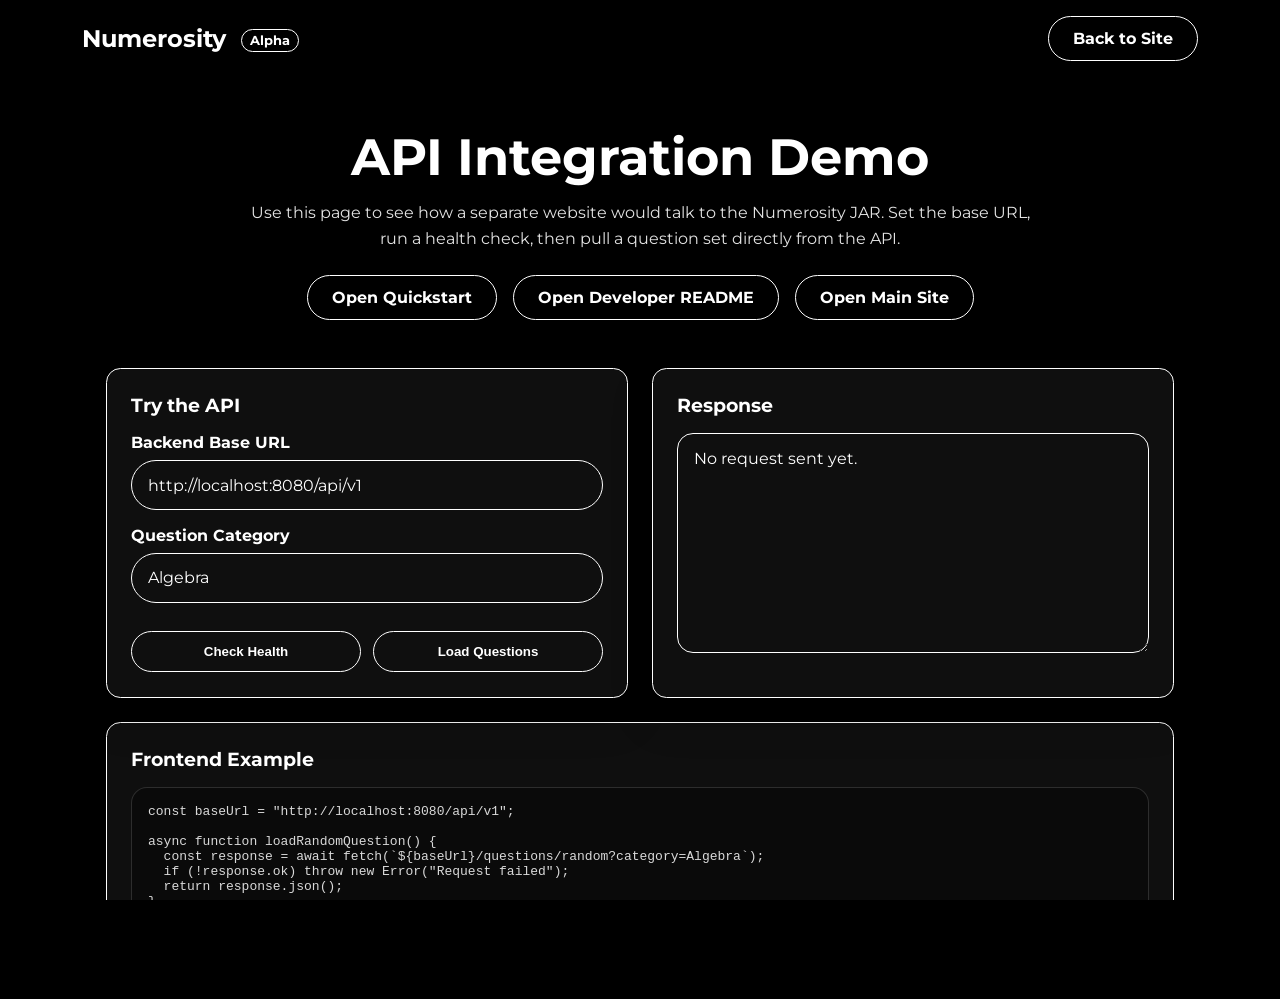
<file: server/website/demo.html>
<!DOCTYPE html>
<html lang="en">
<head>
  <meta charset="UTF-8" />
  <meta name="viewport" content="width=device-width, initial-scale=1.0" />
  <title>Numerosity API Demo</title>
  <link href="https://fonts.googleapis.com/css2?family=Montserrat:wght@400;700&display=swap" rel="stylesheet">
  <link rel="stylesheet" href="styles.css">
  <style>
    .demo-shell {
      position: relative;
      z-index: 2;
      max-width: 1100px;
      margin: 0 auto;
      padding: 1rem 1rem 3rem;
    }
    .demo-hero {
      text-align: center;
      padding: 2rem 0 1rem;
    }
    .demo-hero h1 {
      font-size: clamp(2rem, 4vw, 3.5rem);
      margin-bottom: 0.75rem;
    }
    .demo-hero p {
      max-width: 780px;
      margin: 0 auto;
      color: #e3e3e3;
      line-height: 1.6;
    }
    .demo-grid {
      display: grid;
      grid-template-columns: repeat(auto-fit, minmax(280px, 1fr));
      gap: 1.5rem;
      margin-top: 2rem;
    }
    .demo-card {
      background: rgba(17, 17, 17, 0.92);
      border: 1px solid #fff;
      border-radius: 0.9rem;
      padding: 1.5rem;
      box-shadow: 0 20px 40px rgba(0, 0, 0, 0.22);
    }
    .demo-card h2 {
      margin-bottom: 1rem;
      font-size: 1.2rem;
    }
    .demo-card label {
      display: block;
      font-weight: 700;
      margin-bottom: 0.5rem;
    }
    .demo-card input, .demo-card textarea {
      width: 100%;
      margin-bottom: 1rem;
      border-radius: 9999px;
      border: 1px solid #fff;
      background: transparent;
      color: #fff;
      padding: 0.9rem 1rem;
      font: inherit;
    }
    .demo-card textarea {
      min-height: 220px;
      border-radius: 16px;
      resize: vertical;
      white-space: pre-wrap;
    }
    .demo-actions {
      display: flex;
      gap: 0.75rem;
      flex-wrap: wrap;
      margin-top: 0.75rem;
    }
    .demo-actions .btn {
      flex: 1 1 180px;
      text-align: center;
    }
    .demo-links {
      display: flex;
      justify-content: center;
      gap: 1rem;
      flex-wrap: wrap;
      margin-top: 1.5rem;
    }
    .code {
      background: #0a0a0a;
      border: 1px solid rgba(255,255,255,0.14);
      border-radius: 16px;
      padding: 1rem;
      overflow-x: auto;
      color: #d9d9d9;
    }
  </style>
</head>
<body>
  <div class="blob-container">
    <div class="blob"></div>
    <div class="blob"></div>
    <div class="blob"></div>
    <div class="blob"></div>
  </div>

  <nav>
    <h1>Numerosity <span class="alpha">Alpha</span></h1>
    <a href="index.html" class="btn">Back to Site</a>
  </nav>

  <main class="demo-shell">
    <section class="demo-hero">
      <h1>API Integration Demo</h1>
      <p>Use this page to see how a separate website would talk to the Numerosity JAR. Set the base URL, run a health check, then pull a question set directly from the API.</p>
      <div class="demo-links">
        <a href="README.quickstart.md" class="btn">Open Quickstart</a>
        <a href="README.dev.md" class="btn">Open Developer README</a>
        <a href="index.html" class="btn">Open Main Site</a>
      </div>
    </section>

    <section class="demo-grid">
      <article class="demo-card">
        <h2>Try the API</h2>
        <label for="baseUrl">Backend Base URL</label>
        <input id="baseUrl" value="http://localhost:8080/api/v1" />

        <label for="category">Question Category</label>
        <input id="category" value="Algebra" />

        <div class="demo-actions">
          <button id="healthBtn" class="btn" type="button">Check Health</button>
          <button id="questionBtn" class="btn" type="button">Load Questions</button>
        </div>
      </article>

      <article class="demo-card">
        <h2>Response</h2>
        <textarea id="result" readonly>No request sent yet.</textarea>
      </article>
    </section>

    <section class="demo-card" style="margin-top: 1.5rem;">
      <h2>Frontend Example</h2>
      <pre class="code"><code>const baseUrl = "http://localhost:8080/api/v1";

async function loadRandomQuestion() {
  const response = await fetch(`${baseUrl}/questions/random?category=Algebra`);
  if (!response.ok) throw new Error("Request failed");
  return response.json();
}</code></pre>
    </section>
  </main>

  <script>
    const baseUrlInput = document.getElementById('baseUrl');
    const categoryInput = document.getElementById('category');
    const result = document.getElementById('result');

    function write(value) {
      result.value = typeof value === 'string' ? value : JSON.stringify(value, null, 2);
    }

    document.getElementById('healthBtn').addEventListener('click', async () => {
      write('Loading health check...');
      try {
        const response = await fetch(`${baseUrlInput.value}/health`);
        write(await response.json());
      } catch (error) {
        write(`Health check failed: ${error.message}`);
      }
    });

    document.getElementById('questionBtn').addEventListener('click', async () => {
      write('Loading questions...');
      try {
        const response = await fetch(`${baseUrlInput.value}/questions/category/${encodeURIComponent(categoryInput.value)}`);
        write(await response.json());
      } catch (error) {
        write(`Question request failed: ${error.message}`);
      }
    });
  </script>
</body>
</html>
</file>
<file: server/website/styles.css>
/* Monotone Dot-Matrix Background */
body, html {
    margin: 0;
    padding: 0;
    height: 100%;
    width: 100%;
    font-family: 'Montserrat', sans-serif;
    background-color: #000;
    color: #fff;
    overflow-x: hidden;
  }
  
 /* Taken form AttendanceX Page */
* {
  margin: 0;
  padding: 0;
  box-sizing: border-box;
}

.container {
  max-width: 800px;
  margin: 0 auto;
  padding: 2rem;
}
  /* Navbar */
  nav {
    position: relative;
    z-index: 2;
    display: flex;
    justify-content: space-between;
    align-items: center;
    padding: 1rem 2rem;
    max-width: 1180px;
    margin: 0 auto;
  }
  nav h1 {
    margin: 0;
    font-size: 1.5rem;
    font-weight: 700;
  }
  .toggle {
    position: relative;
    width: 40px;
    height: 20px;
  }
  .toggle input { display: none; }
  .slider {
    position: absolute;
    inset: 0;
    background: #fff;
    border-radius: 20px;
    cursor: pointer;
    transition: 0.3s;
  }
  .slider:before {
    content: '';
    position: absolute;
    width: 16px;
    height: 16px;
    top: 2px;
    left: 2px;
    background: #000;
    border-radius: 50%;
    transition: 0.3s;
  }
  input:checked + .slider {
    background: #fff;
  }
  input:checked + .slider:before {
    transform: translateX(20px);
  }
  /* Hero */
  .hero {
    position: relative;
    text-align: center;
    padding: 4rem 1rem 2rem;
    z-index: 2;
    max-width: 980px;
    margin: 0 auto;
  }
  .hero h2 {
    font-size: 2.5rem;
    margin: 0.5rem 0;
  }
  .hero p {
    font-size: 1rem;
    margin-bottom: 1.5rem;
  }
  .btn {
    display: inline-block;
    background: transparent;
    color: #fff;
    padding: 0.75rem 1.5rem;
    border-radius: 9999px;
    text-decoration: none;
    font-weight: 700;
    border: 1px solid #fff;
    transition: all 0.2s;
    cursor: pointer;
  }
  .btn:hover {
    background: #fff;
    color: #000;
    transform: scale(1.05);
  }
  .hero-actions, .buttons {
    display: flex;
    gap: 1rem;
    justify-content: center;
    flex-wrap: wrap;
    margin: 2rem 0;
  }
  /* Feature Cards */
  .features {
    display: grid;
    grid-template-columns: repeat(auto-fit, minmax(220px, 1fr));
    gap: 1.5rem;
    padding: 2rem;
    z-index: 2;
    max-width: 1100px;
    margin: 0 auto;
  }
  .feature-card {
    background: #111;
    border: 1px solid #fff;
    padding: 1.5rem;
    border-radius: 0.75rem;
    text-align: center;
    transition: background 0.2s, transform 0.2s;
  }
  .feature-card:hover {
    background: #222;
    transform: translateY(-5px);
  }
  .feature-card h3 {
    margin-bottom: 0.5rem;
    font-size: 1.25rem;
  }
  /* Social Buttons */
  .social {
    display: flex;
    justify-content: center;
    gap: 1rem;
    padding: 2rem 0;
    z-index: 2;
  }
  .alpha {
    font-size: 0.8rem;
    padding: 0.2rem 0.5rem;
    border: 1px solid #fff;
    border-radius: 9999px;
    margin-left: 0.5rem;
    vertical-align: middle;
  }
  .dot-btn {
    width: 48px;
    height: 48px;
    display: flex;
    align-items: center;
    justify-content: center;
    background: transparent;
    border: 2px solid #fff;
    border-radius: 50%;
    transition: all 0.2s;
  }
  .dot-btn:hover {
    background: #fff;
    transform: scale(1.1);
  }
  .dot-btn:hover svg {
    stroke: #000;
  }
  .dot-btn svg {
    width: 24px;
    height: 24px;
    stroke: #fff;
    transition: stroke 0.2s;
  }
  /* Footer */
  footer {
    text-align: center;
    padding: 2rem 0;
    z-index: 2;
  }
  footer p {
    margin: 0;
    font-size: 0.9rem;
    opacity: 0.7;
  }
  /* Doc Content */
  #doc-content {
    margin: 1rem auto;
    max-width: 800px;
    background-color: #000;
    color: #fff;
    display: none;
  }
/* Blurred Moving Blobs */
.blob-container {
    position: fixed;
    top: 0;
    left: 0;
    width: 100%;
    height: 100%;
    overflow: hidden;
    z-index: -1; /* Place behind all content */
}

.blob {
    position: absolute;
    width: 200px;
    height: 200px;
    background: radial-gradient(circle, rgba(255, 255, 255, 0.3), rgba(255, 255, 255, 0));
    filter: blur(100px);
    border-radius: 50%;
    animation: moveBlobs 10s infinite ease-in-out;
}

.blob:nth-child(1) {
    top: 10%;
    left: 20%;
    animation-delay: 0s;
}

.blob:nth-child(2) {
    top: 50%;
    left: 70%;
    animation-delay: 2s;
}

.blob:nth-child(3) {
    top: 80%;
    left: 30%;
    animation-delay: 4s;
}

.blob:nth-child(4) {
    top: 30%;
    left: 50%;
    animation-delay: 6s;
}

@keyframes moveBlobs {
    0%, 100% {
        transform: translate(0, 0) scale(1);
    }
    50% {
        transform: translate(50px, -50px) scale(1.2);
    }
}
</file>
